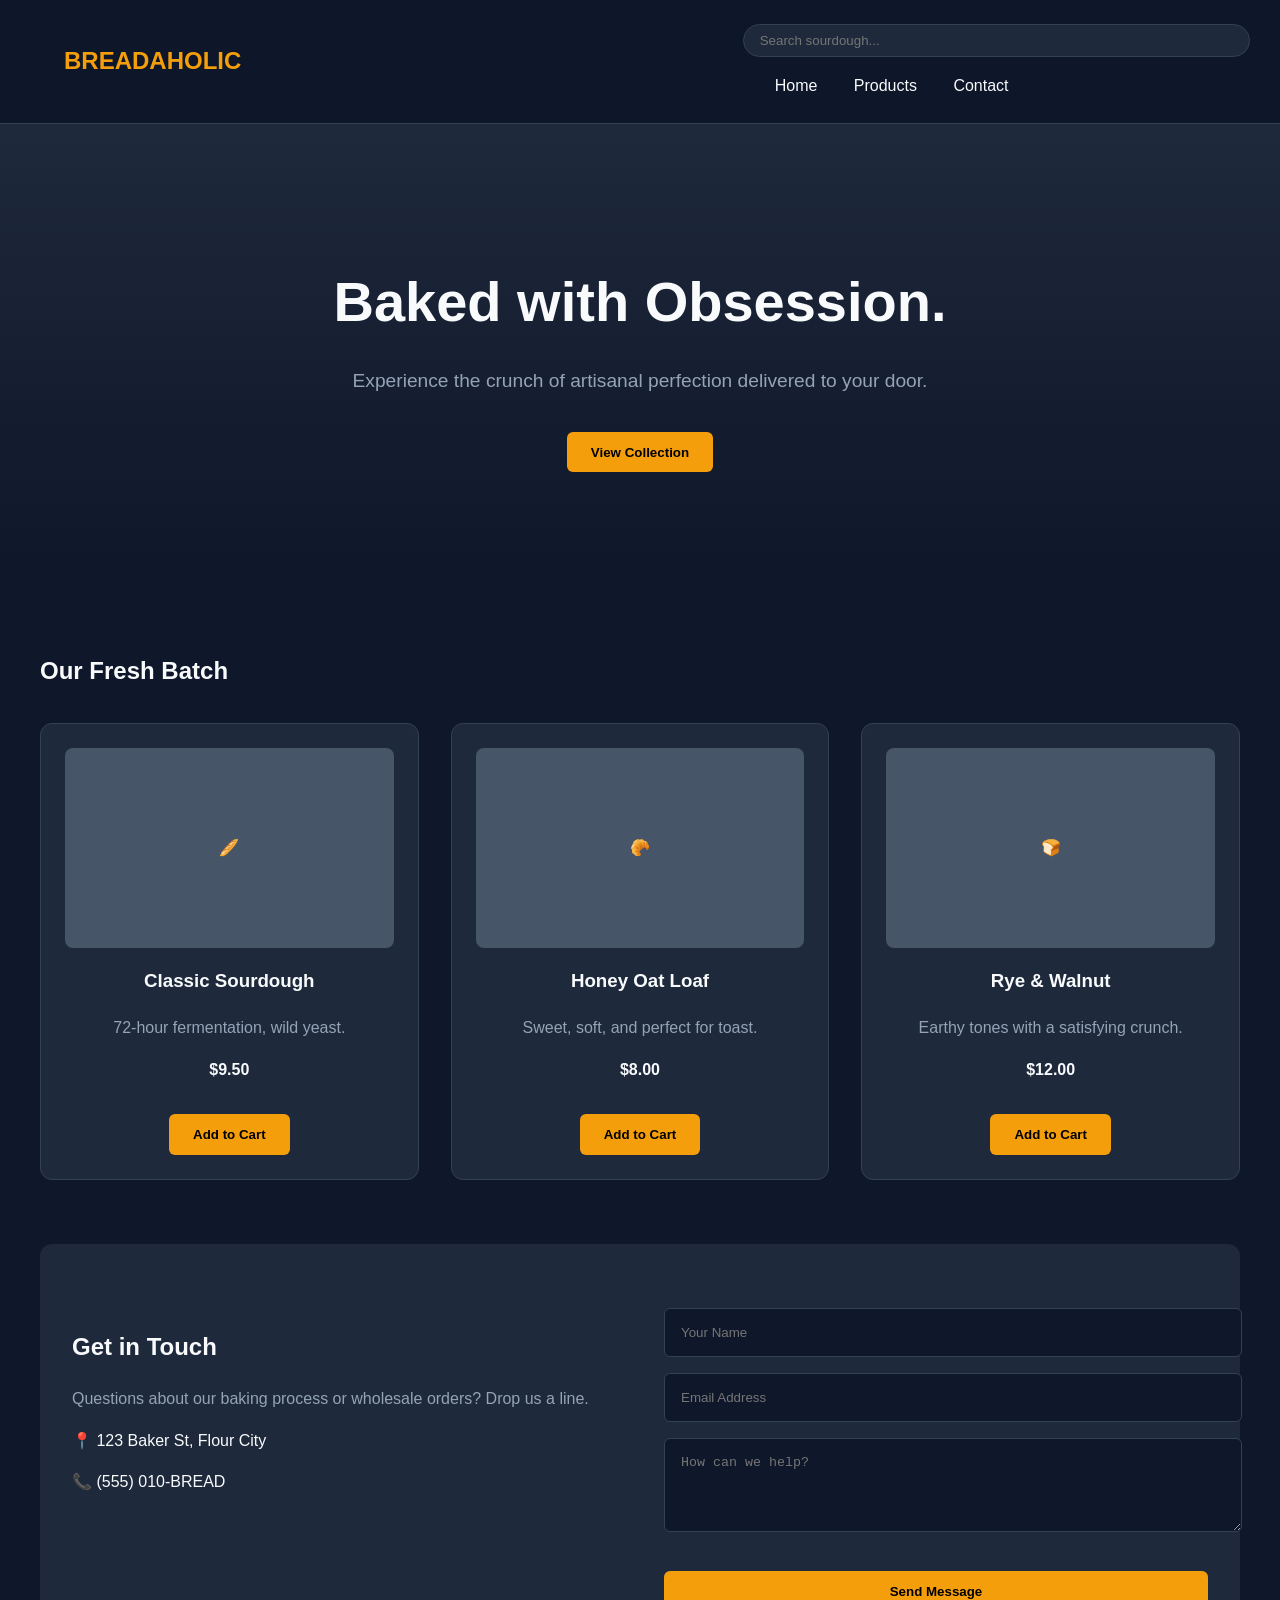
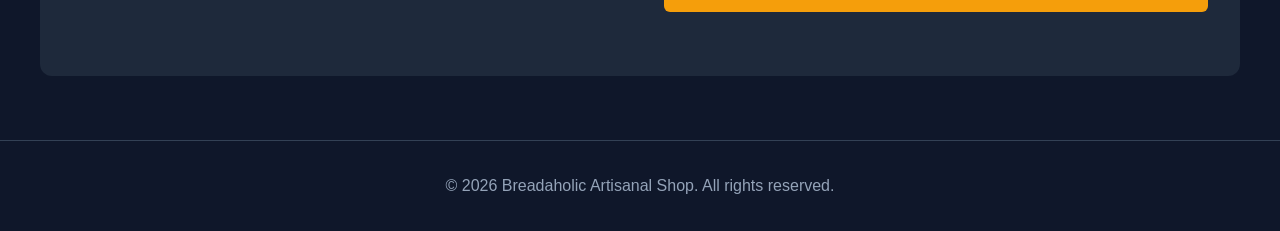
<file: bread.html>
<!DOCTYPE html>
<html lang="en">

<head>
  <meta charset="UTF-8">
  <meta name="viewport" content="width=device-width, initial-scale=1.0">
  <title>Breadaholic | Artisanal Bakery</title>
  <style>
    :root {
      --bg-color: #0f172a;
      --card-bg: #1e293b;
      --accent: #f59e0b;
      --text-main: #f8fafc;
      --text-dim: #94a3b8;
    }

    body {
      font-family: 'Inter', sans-serif;
      background-color: var(--bg-color);
      color: var(--text-main);
      margin: 0;
      line-height: 1.6;
    }

    /* Navigation */
    nav {
      display: flex;
      justify-content: space-between;
      align-items: center;
      padding: 1.5rem 5%;
      background: rgba(15, 23, 42, 0.9);
      position: sticky;
      top: 0;
      border-bottom: 1px solid #334155;
      z-index: 100;
    }

    .logo {
      font-size: 1.5rem;
      font-weight: bold;
      color: var(--accent);
    }

    .nav-links a {
      color: var(--text-main);
      text-decoration: none;
      margin-left: 2rem;
      transition: color 0.3s;
    }

    .nav-links a:hover {
      color: var(--accent);
    }

    .search-bar {
      background: var(--card-bg);
      border: 1px solid #334155;
      padding: 0.5rem 1rem;
      border-radius: 20px;
      color: white;
    }

    /* Hero Section */
    header {
      text-align: center;
      padding: 6rem 1rem;
      background: linear-gradient(to bottom, #1e293b, #0f172a);
    }

    header h1 {
      font-size: 3.5rem;
      margin-bottom: 1rem;
    }

    header p {
      color: var(--text-dim);
      font-size: 1.2rem;
    }

    /* Products Grid */
    .container {
      max-width: 1200px;
      margin: auto;
      padding: 4rem 2rem;
    }

    .grid {
      display: grid;
      grid-template-columns: repeat(auto-fit, minmax(280px, 1fr));
      gap: 2rem;
    }

    .product-card {
      background: var(--card-bg);
      border-radius: 12px;
      padding: 1.5rem;
      text-align: center;
      transition: transform 0.3s;
      border: 1px solid #334155;
    }

    .product-card:hover {
      transform: translateY(-10px);
    }

    .product-card img {
      width: 100%;
      height: 200px;
      object-fit: cover;
      border-radius: 8px;
      background: #334155;
      /* Placeholder */
    }

    .btn {
      background: var(--accent);
      color: #000;
      padding: 0.8rem 1.5rem;
      border: none;
      border-radius: 6px;
      font-weight: bold;
      cursor: pointer;
      margin-top: 1rem;
    }

    /* Contact Section */
    .contact-section {
      background: #1e293b;
      padding: 4rem 2rem;
      border-radius: 12px;
      margin-top: 4rem;
    }

    .contact-grid {
      display: grid;
      grid-template-columns: 1fr 1fr;
      gap: 3rem;
    }

    input,
    textarea {
      width: 100%;
      padding: 1rem;
      margin-bottom: 1rem;
      background: var(--bg-color);
      border: 1px solid #334155;
      color: white;
      border-radius: 6px;
    }

    @media (max-width: 768px) {
      .contact-grid {
        grid-template-columns: 1fr;
      }
    }
  </style>
</head>

<body>

  <nav>
    <div class="logo">BREADAHOLIC</div>
    <div class="nav-links">
      <input type="text" class="search-bar" placeholder="Search sourdough...">
      <a href="#home">Home</a>
      <a href="#products">Products</a>
      <a href="#contact">Contact</a>
    </div>
  </nav>

  <header id="home">
    <h1>Baked with Obsession.</h1>
    <p>Experience the crunch of artisanal perfection delivered to your door.</p>
    <button class="btn">View Collection</button>
  </header>

  <div class="container" id="products">
    <h2 style="margin-bottom: 2rem;">Our Fresh Batch</h2>
    <div class="grid">
      <div class="product-card">
        <div
          style="height:200px; background:#475569; border-radius:8px; display:flex; align-items:center; justify-content:center;">
          🥖</div>
        <h3>Classic Sourdough</h3>
        <p style="color:var(--text-dim)">72-hour fermentation, wild yeast.</p>
        <p><strong>$9.50</strong></p>
        <button class="btn">Add to Cart</button>
      </div>
      <div class="product-card">
        <div
          style="height:200px; background:#475569; border-radius:8px; display:flex; align-items:center; justify-content:center;">
          🥐</div>
        <h3>Honey Oat Loaf</h3>
        <p style="color:var(--text-dim)">Sweet, soft, and perfect for toast.</p>
        <p><strong>$8.00</strong></p>
        <button class="btn">Add to Cart</button>
      </div>
      <div class="product-card">
        <div
          style="height:200px; background:#475569; border-radius:8px; display:flex; align-items:center; justify-content:center;">
          🍞</div>
        <h3>Rye & Walnut</h3>
        <p style="color:var(--text-dim)">Earthy tones with a satisfying crunch.</p>
        <p><strong>$12.00</strong></p>
        <button class="btn">Add to Cart</button>
      </div>
    </div>

    <section class="contact-section" id="contact">
      <div class="contact-grid">
        <div>
          <h2>Get in Touch</h2>
          <p style="color:var(--text-dim)">Questions about our baking process or wholesale orders? Drop us a line.</p>
          <p>📍 123 Baker St, Flour City</p>
          <p>📞 (555) 010-BREAD</p>
        </div>
        <form>
          <input type="text" placeholder="Your Name">
          <input type="email" placeholder="Email Address">
          <textarea rows="4" placeholder="How can we help?"></textarea>
          <button class="btn" type="submit" style="width:100%">Send Message</button>
        </form>
      </div>
    </section>
  </div>

  <footer style="text-align:center; padding: 2rem; color:var(--text-dim); border-top: 1px solid #334155;">
    &copy; 2026 Breadaholic Artisanal Shop. All rights reserved.
  </footer>

</body>

</html>
</file>
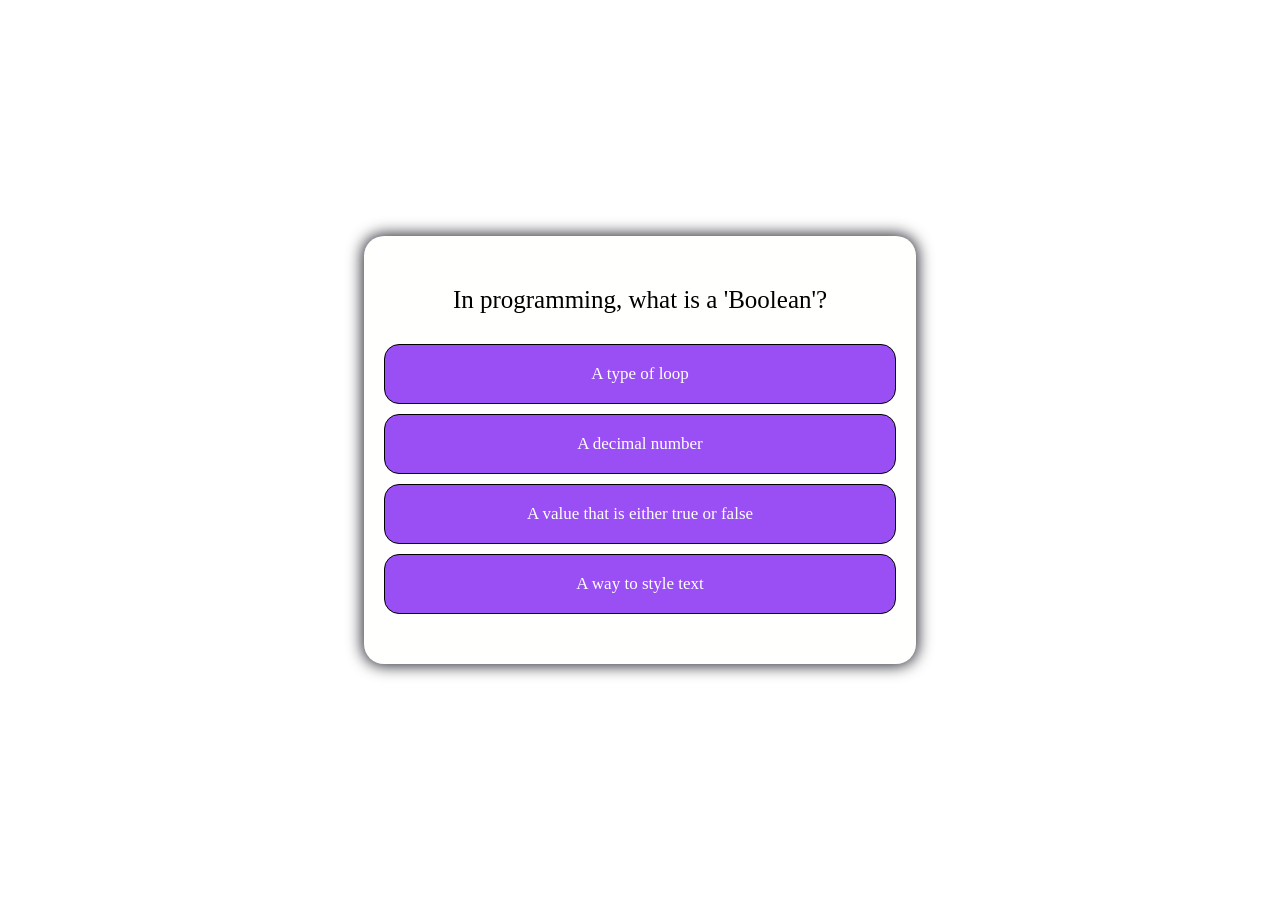
<file: computer_science.html>
<!DOCTYPE html>
<html lang="en">

<head>
  <meta charset="UTF-8">
  <meta name="viewport" content="width=device-width, initial-scale=1.0">
  <title>Document</title>
  <link rel="stylesheet" href="css_files/topic_styles.css">
</head>

<body>
  <div class="topic-container">
    <!-- Question -->
    <div class="questions" id="quest">
    </div>
    <div class="choices">
      <button class="choice"></button>
      <button class="choice"></button>
      <button class="choice"></button>
      <button class="choice"></button>
    </div>
  </div>

  <script src="js_files/com_scie_questions.js"></script>
</body>

</html>
</file>
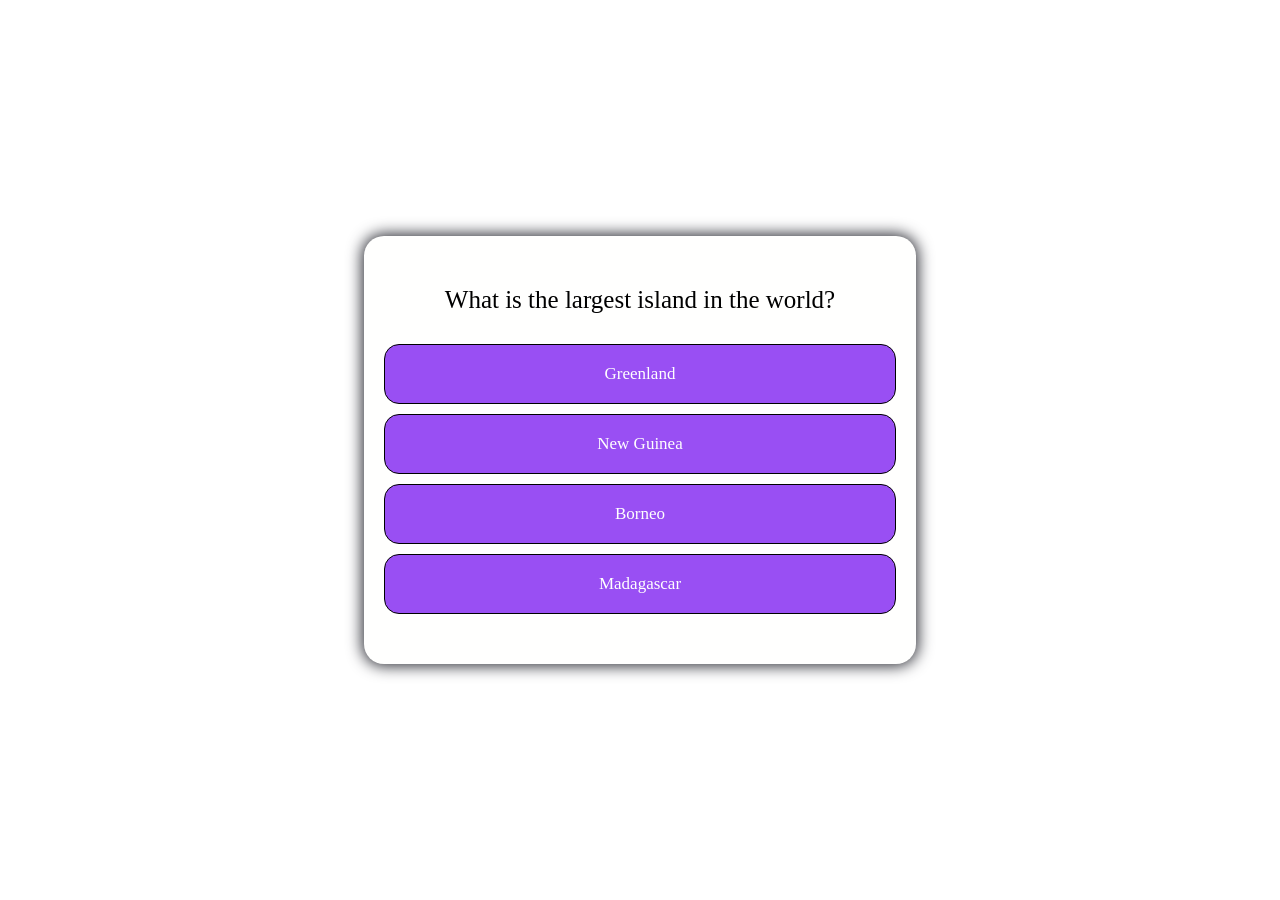
<file: geography.html>
<!DOCTYPE html>
<html lang="en">

<head>
  <meta charset="UTF-8">
  <meta name="viewport" content="width=device-width, initial-scale=1.0">
  <title>Document</title>
  <link rel="stylesheet" href="css_files/topic_styles.css">
</head>

<body>
  <div class="topic-container">
    <!-- Question -->
    <div class="questions" id="quest">
    </div>
    <div class="choices">
      <button class="choice"></button>
      <button class="choice"></button>
      <button class="choice"></button>
      <button class="choice"></button>
    </div>
  </div>

  <script src="js_files/geo_questions.js"></script>
</body>

</html>
</file>
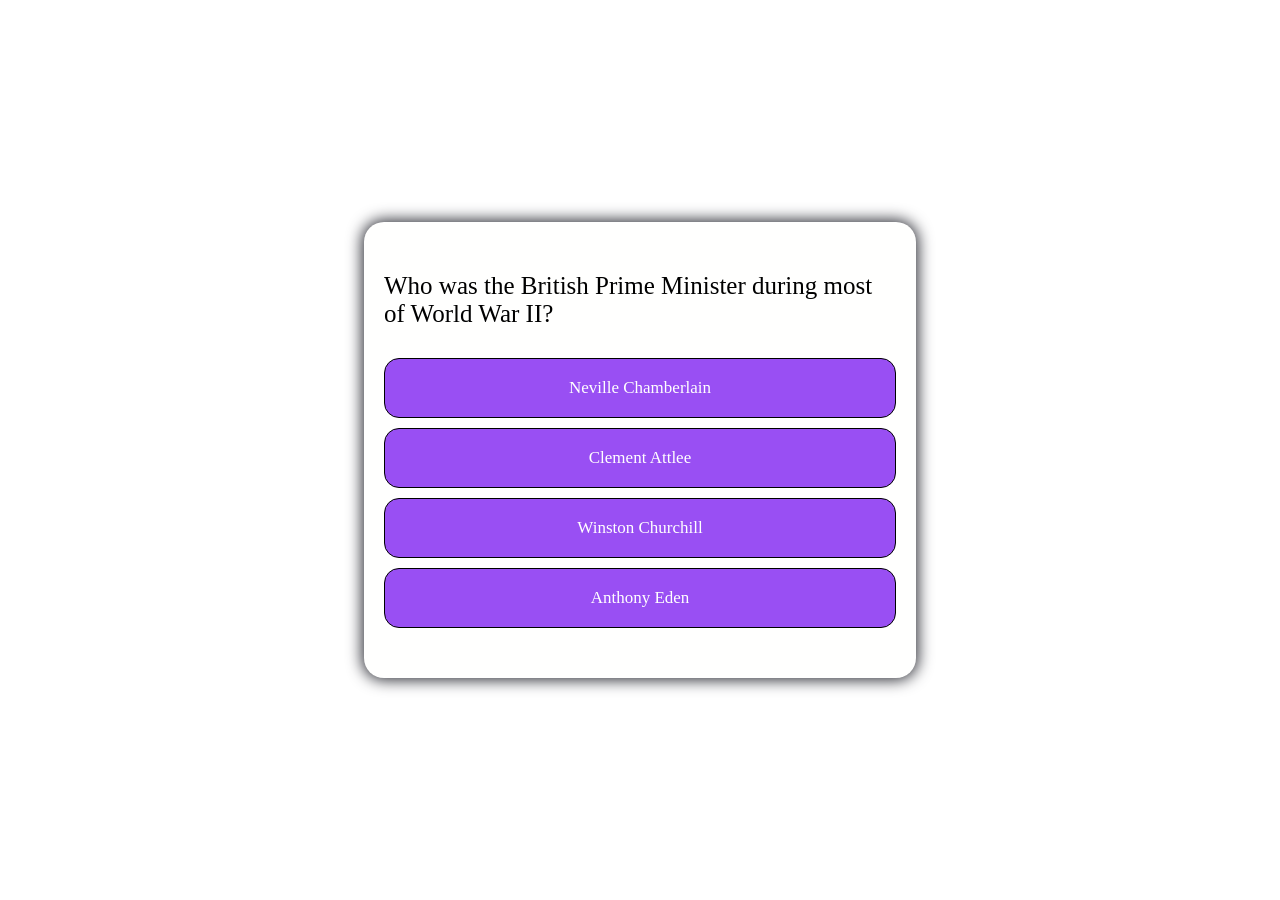
<file: history.html>
<!DOCTYPE html>
<html lang="en">

<head>
  <meta charset="UTF-8">
  <meta name="viewport" content="width=device-width, initial-scale=1.0">
  <title>Document</title>
  <link rel="stylesheet" href="css_files/topic_styles.css">
</head>

<body>
  <div class="topic-container">
    <!-- Question -->
    <div class="questions" id="quest">
    </div>
    <div class="choices">
      <button class="choice"></button>
      <button class="choice"></button>
      <button class="choice"></button>
      <button class="choice"></button>
    </div>
  </div>

  <script src="js_files/history_questions.js"></script>
</body>

</html>
</file>
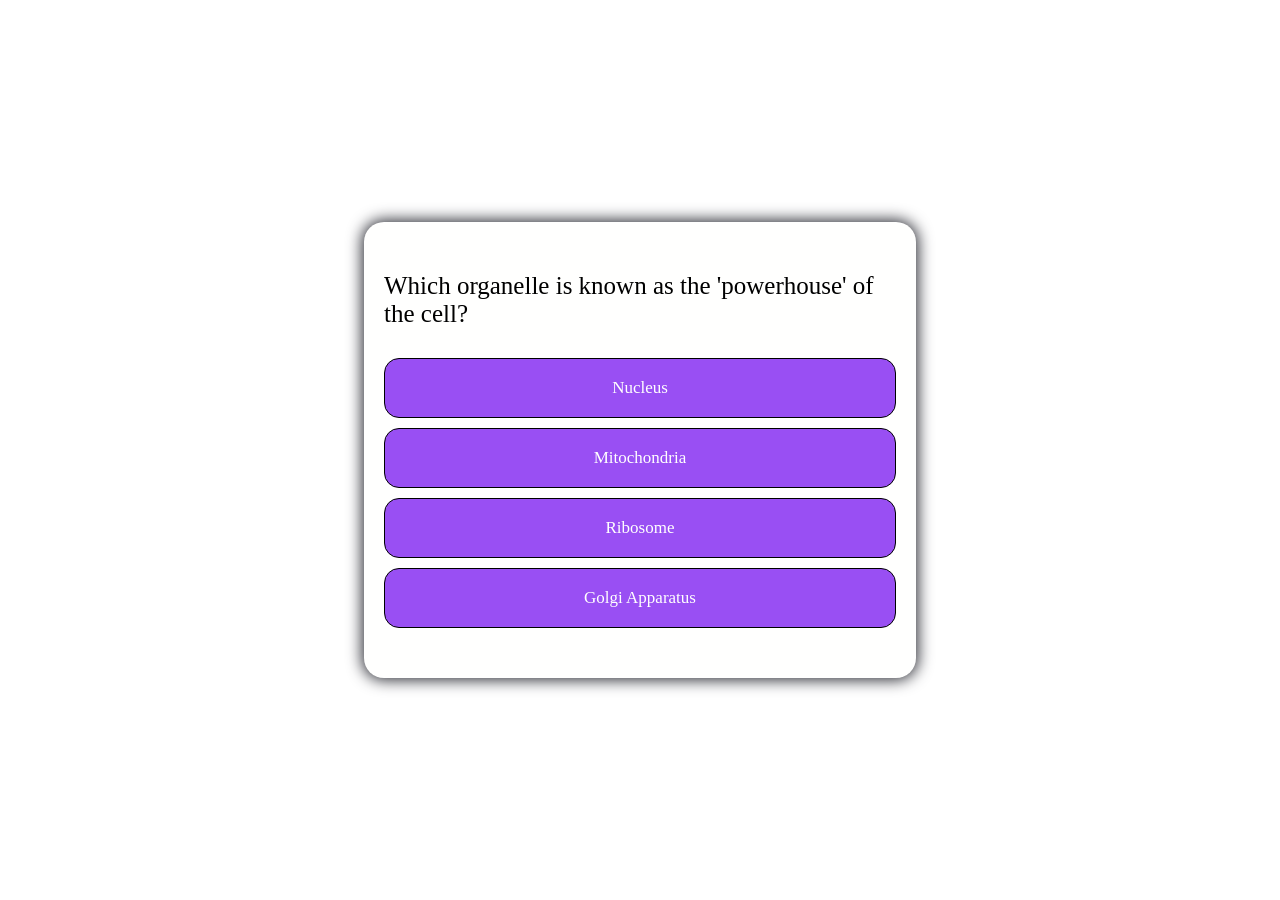
<file: science.html>
<!DOCTYPE html>
<html lang="en">

<head>
  <meta charset="UTF-8">
  <meta name="viewport" content="width=device-width, initial-scale=1.0">
  <title>Document</title>
  <link rel="stylesheet" href="css_files/topic_styles.css">
</head>

<body>
  <div class="topic-container">
    <!-- Question -->
    <div class="questions" id="quest">
    </div>
    <div class="choices">
      <button class="choice"></button>
      <button class="choice"></button>
      <button class="choice"></button>
      <button class="choice"></button>
    </div>
  </div>

  <script src="js_files/science_questions.js"></script>
</body>

</html>
</file>
<file: css_files/topic_styles.css>
body {
  min-height: 100vh;
  /* Better than height: 100vh for scrolling */
  width: 100%;
  margin: 0;
  display: flex;
  align-items: center;
  justify-content: center;
  background-color: #fffffF;
  /* Light background to see the card */
}

/*topic  Container*/

.topic-container {
  background-color: #fffffe;
  display: flex;
  border-radius: 20px;
  flex-direction: column;
  padding: 50px 20px;
  box-shadow: 0px 0px 15px 2px #2B2C34;
  margin: 30px;
  font-size: 25px;
  align-items: center;
  font-family: 'Segoe UI';
}

.choice {
  display: flex;
  align-items: center;
  justify-content: center;
  background-color: #994ff3;
  height: 60px;
  border: 1px solid black;
  border-radius: 15px;
  font-weight: 500;
  font-size: 17px;
  color: #fffffe;
  font-family: 'Segoe UI';
}

.choices {
  display: flex;
  flex-direction: column;
  gap: 10px;
  padding-top: 30px;
  width: 100%;
  align-items: stretch;
}

.try_btn {
  width: 150px;
  height: 70px;
  border-radius: 10px;
  background-color: rgb(7, 214, 7);
  font-size: 18px;
  border: 1px solid black;
  font-weight: bold;
  color: #fffffe;
}

.exit_btn {
  width: 150px;
  height: 70px;
  border-radius: 10px;
  font-size: 18px;
  border: 1px solid black;
  background-color: rgb(255, 45, 45);
  font-weight: bold;
  color: #fffffe;
}

.end_btn_container {
  display: flex;
  column-gap: 20px;
}

.ending_container {
  height: 300px;
  width: 400px;
  display: flex;
  flex-direction: column;
  justify-content: center;
  align-items: center;
  text-align: center;
  font-family: 'Segoe UI', Tahoma, Geneva, Verdana, sans-serif;
}

.ending_container p {
  margin-bottom: 30px;
  margin-top: 0px;
  font-weight: bold;
  font-size: 1.6em;
  color: #2B2C34;
}

/* Desktop */
@media (min-width: 768px) {
  .topic-container {
    min-height: 300px;
    width: 40%;
  }
}

/* Tablets, Ipad*/
@media (max-width: 768px) {
  .topic-container {
    height: auto;
    width: 50%;
  }

  .choices {
    padding-top: 25px;
  }

  .choice {
    height: 50px;
    min-width: 200px;
  }
}

/* Mobile */
@media (max-width: 430px) {
  .topic-container {
    height: auto;
    width: 90%;
    padding: 30px 20px;
  }

  .choices {
    padding-top: 15px;
  }

  .choice {
    height: 40px;
    font-size: 15px;
  }
}
</file>
